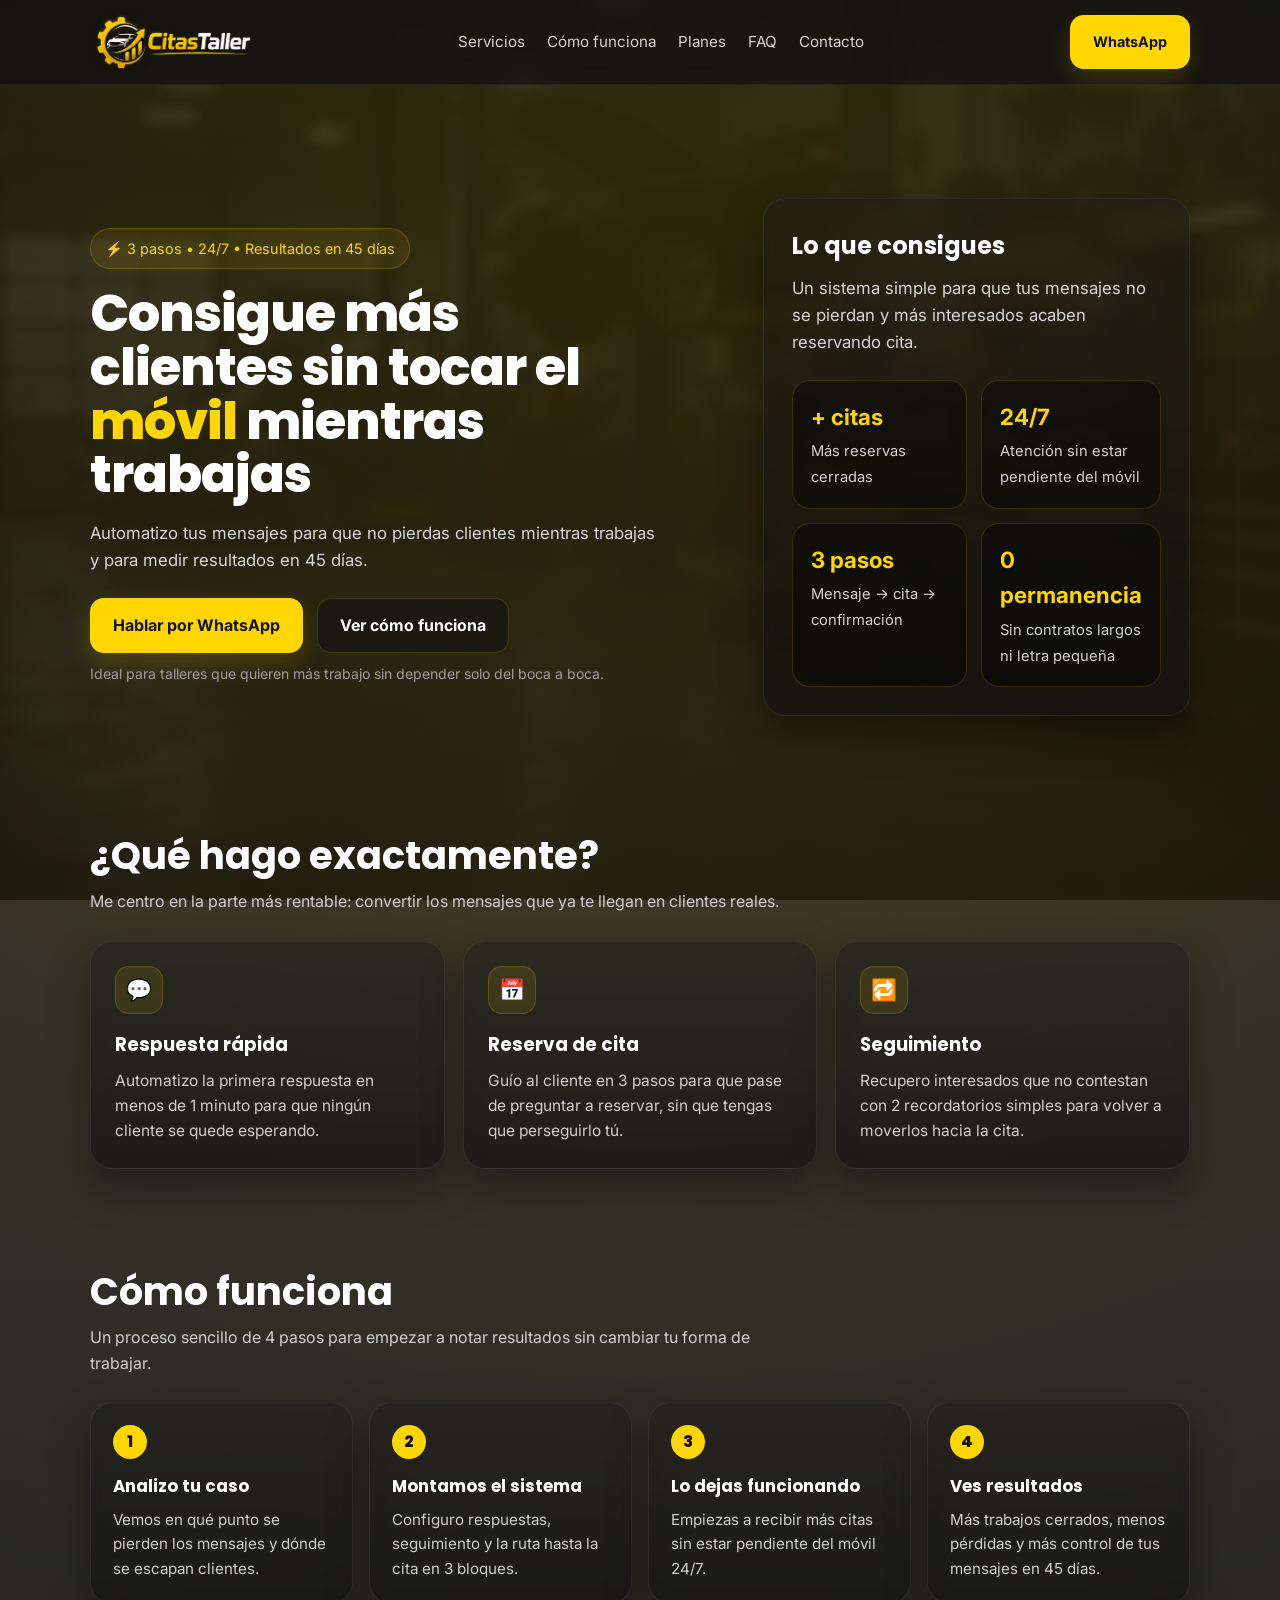
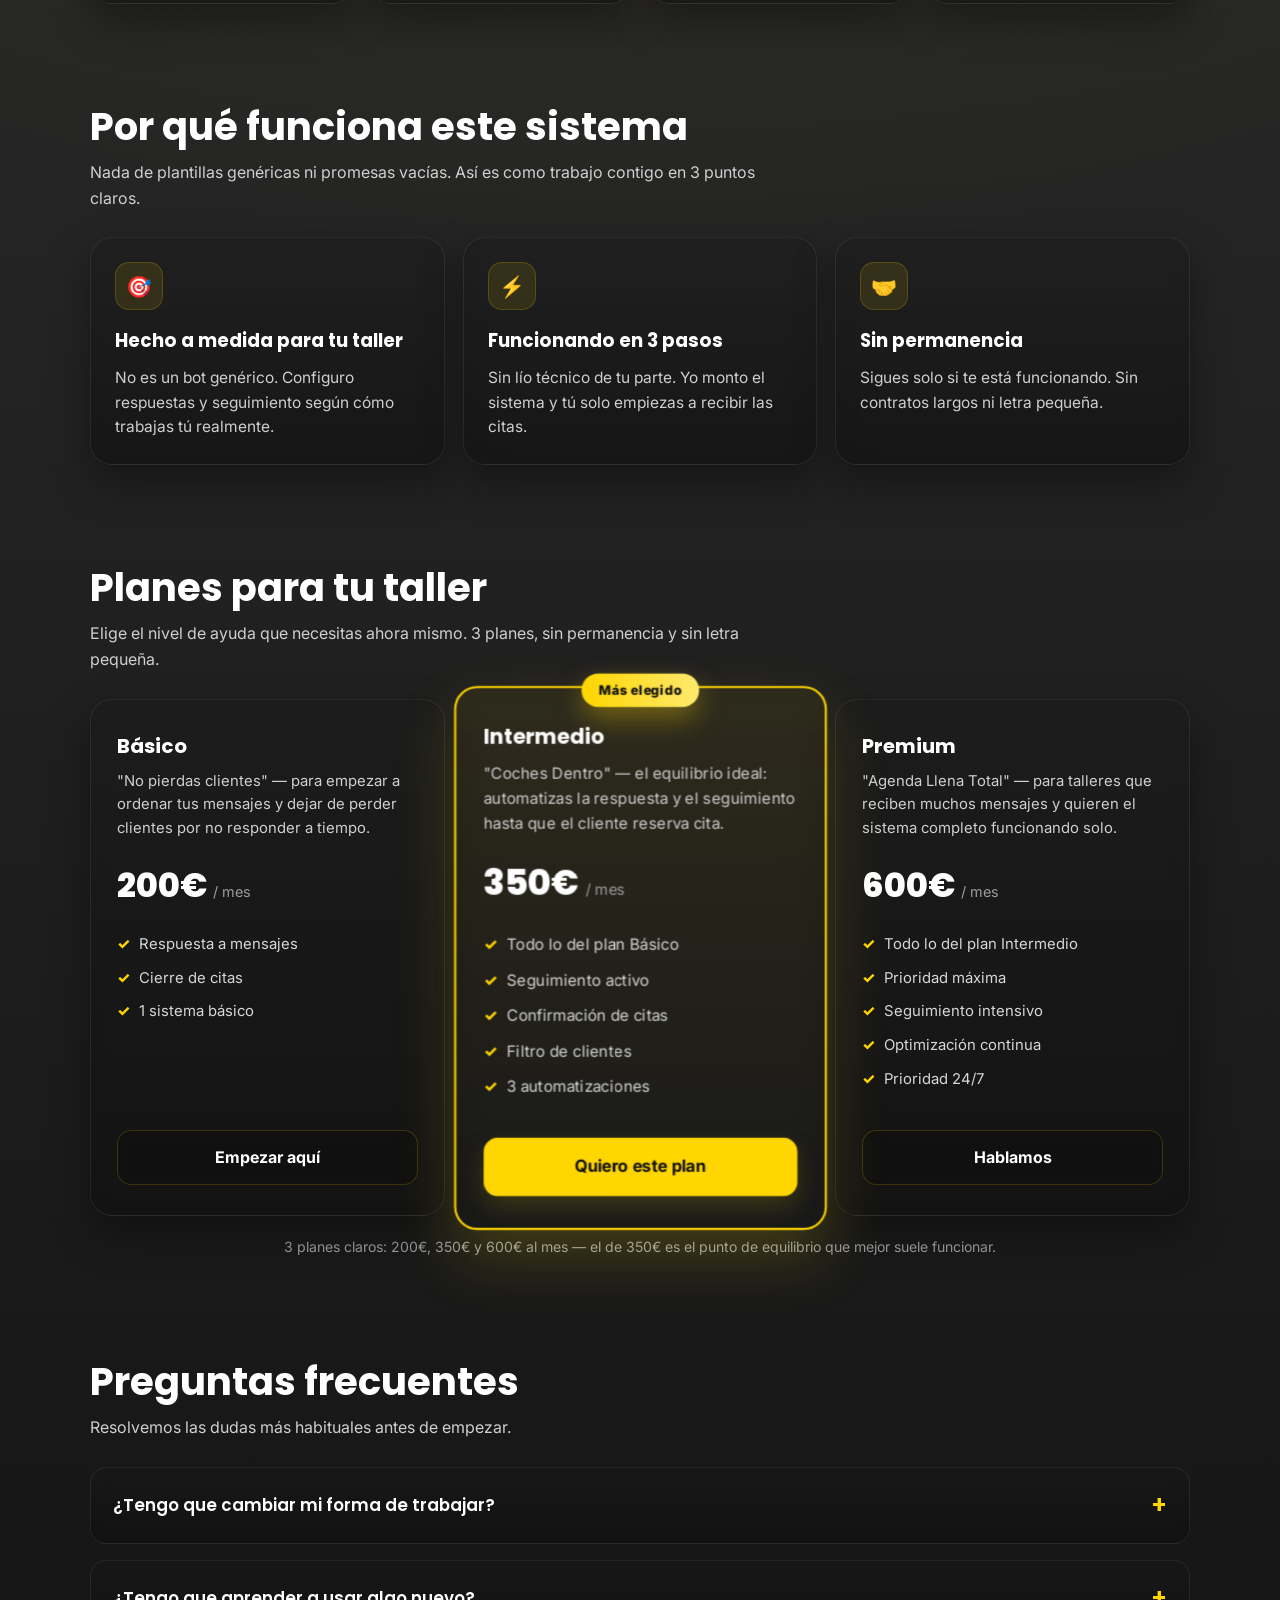
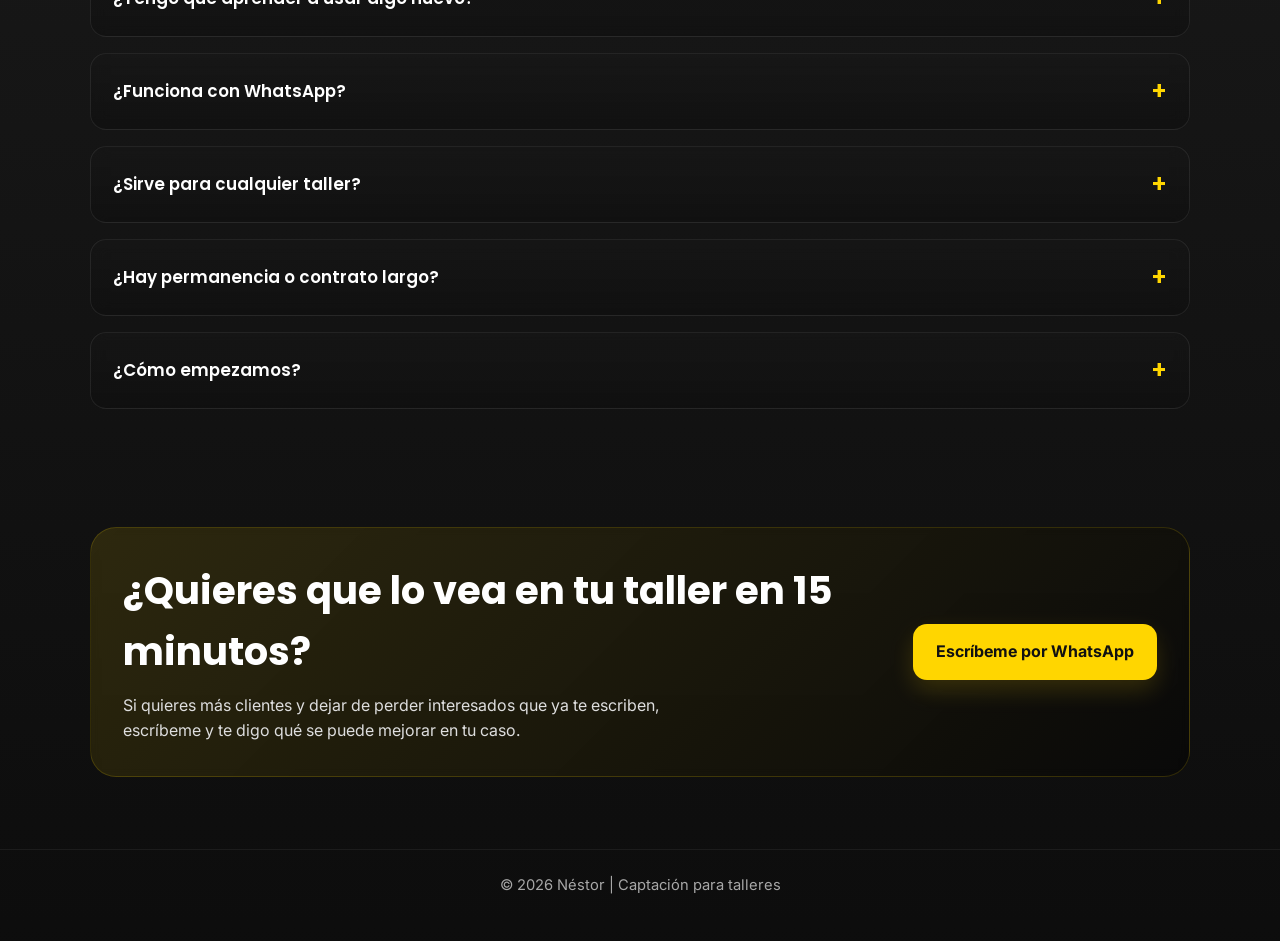
<file: index.html>
<!DOCTYPE html>
<html lang="es">
<head>
  <meta charset="UTF-8" />
  <meta name="viewport" content="width=device-width, initial-scale=1.0" />
  <title>Néstor | Más clientes para talleres</title>
  <link rel="preconnect" href="https://fonts.googleapis.com">
  <link rel="preconnect" href="https://fonts.gstatic.com" crossorigin>
  <link href="https://fonts.googleapis.com/css2?family=Inter:wght@400;500;600;700&family=Poppins:wght@600;700;800;900&display=swap" rel="stylesheet">
  <link rel="stylesheet" href="styles.css"/>
  <!-- Principio del widget de globo de Calendly -->
  <link href="https://assets.calendly.com/assets/external/widget.css" rel="stylesheet">
  <!-- Final del widget de globo de Calendly -->

</head>
<body>
  
  <header>
    <div class="container nav">
      <div class="brand">
        <div class="logo">
          <img src="IMG/citastaller-logo.png" alt="CitasTaller - Logo">
        </div>
      </div>
      <nav class="nav-links">
        <a href="#servicios">Servicios</a>
        <a href="#como-funciona">Cómo funciona</a>
        <a href="#planes">Planes</a>
        <a href="#faq">FAQ</a>
        <a href="#contacto">Contacto</a>
      </nav>
      <a class="btn btn-primary nav-whatsapp whatsapp-link" target="_blank" rel="noopener">
        WhatsApp
      </a>
    </div>
  </header>

  <main>
    <section class="hero">
      <div class="container hero-grid">
        <div>
          <div class="eyebrow">⚡ 3 pasos • 24/7 • Resultados en 45 días</div>
          <h1> Consigue más clientes sin tocar el <span class="highlight">móvil</span> mientras trabajas </h1>
          <p> Automatizo tus mensajes para que no pierdas clientes mientras trabajas y para medir resultados en 45 días. </p>
          <div class="hero-actions">
            <a class="btn btn-primary" href="#contacto">Hablar por WhatsApp</a>
            <a class="btn btn-secondary" href="#servicios">Ver cómo funciona</a>
          </div>
          <div class="small-note">Ideal para talleres que quieren más trabajo sin depender solo del boca a boca.</div>
        </div>

        <div class="card hero-card">
          <h2 style="margin-bottom:10px;">Lo que consigues</h2>
          <p style="color:#d6d6d6;">Un sistema simple para que tus mensajes no se pierdan y más interesados acaben reservando cita.</p>

          <div class="stat">
            <div class="stat-box">
              <strong>+ citas</strong>
              <span>Más reservas cerradas</span>
            </div>
            <div class="stat-box">
              <strong>24/7</strong>
              <span>Atención sin estar pendiente del móvil</span>
            </div>
            <div class="stat-box">
              <strong>3 pasos</strong>
              <span>Mensaje → cita → confirmación</span>
            </div>
            <div class="stat-box">
              <strong>0 permanencia</strong>
              <span>Sin contratos largos ni letra pequeña</span>
            </div>
          </div>
        </div>
      </div>
    </section>

    <section id="servicios">
      <div class="container">
        <h2 class="section-title">¿Qué hago exactamente?</h2>
        <p class="section-subtitle">
          Me centro en la parte más rentable: convertir los mensajes que ya te llegan en clientes reales.
        </p>

        <div class="grid-3">
          <article class="card feature">
            <div class="icon">💬</div>
            <h3>Respuesta rápida</h3>
            <p>Automatizo la primera respuesta en menos de 1 minuto para que ningún cliente se quede esperando.</p>
          </article>

          <article class="card feature">
            <div class="icon">📅</div>
            <h3>Reserva de cita</h3>
            <p>Guío al cliente en 3 pasos para que pase de preguntar a reservar, sin que tengas que perseguirlo tú.</p>
          </article>

          <article class="card feature">
            <div class="icon">🔁</div>
            <h3>Seguimiento</h3>
            <p>Recupero interesados que no contestan con 2 recordatorios simples para volver a moverlos hacia la cita.</p>
          </article>
        </div>
      </div>
    </section>

    <section id="como-funciona">
      <div class="container">
        <h2 class="section-title">Cómo funciona</h2>
        <p class="section-subtitle">Un proceso sencillo de 4 pasos para empezar a notar resultados sin cambiar tu forma de trabajar.</p>

        <div class="process">
          <article class="card step">
            <div class="step-number">1</div>
            <h3>Analizo tu caso</h3>
            <p>Vemos en qué punto se pierden los mensajes y dónde se escapan clientes.</p>
          </article>
          <article class="card step">
            <div class="step-number">2</div>
            <h3>Montamos el sistema</h3>
            <p>Configuro respuestas, seguimiento y la ruta hasta la cita en 3 bloques.</p>
          </article>
          <article class="card step">
            <div class="step-number">3</div>
            <h3>Lo dejas funcionando</h3>
            <p>Empiezas a recibir más citas sin estar pendiente del móvil 24/7.</p>
          </article>
          <article class="card step">
            <div class="step-number">4</div>
            <h3>Ves resultados</h3>
            <p>Más trabajos cerrados, menos pérdidas y más control de tus mensajes en 45 días.</p>
          </article>
        </div>
      </div>
    </section>

    <section id="confianza">
      <div class="container">
        <h2 class="section-title">Por qué funciona este sistema</h2>
        <p class="section-subtitle">Nada de plantillas genéricas ni promesas vacías. Así es como trabajo contigo en 3 puntos claros.</p>

        <div class="grid-3">
          <article class="card feature">
            <div class="icon">🎯</div>
            <h3>Hecho a medida para tu taller</h3>
            <p>No es un bot genérico. Configuro respuestas y seguimiento según cómo trabajas tú realmente.</p>
          </article>

          <article class="card feature">
            <div class="icon">⚡</div>
            <h3>Funcionando en 3 pasos</h3>
            <p>Sin lío técnico de tu parte. Yo monto el sistema y tú solo empiezas a recibir las citas.</p>
          </article>

          <article class="card feature">
            <div class="icon">🤝</div>
            <h3>Sin permanencia</h3>
            <p>Sigues solo si te está funcionando. Sin contratos largos ni letra pequeña.</p>
          </article>
        </div>
      </div>
    </section>

    <section id="planes">
      <div class="container">
        <h2 class="section-title">Planes para tu taller</h2>
        <p class="section-subtitle">Elige el nivel de ayuda que necesitas ahora mismo. 3 planes, sin permanencia y sin letra pequeña.</p>
 
        <div class="grid-3 plans">
          <article class="card plan">
            <h3>Básico</h3>
            <p class="plan-desc">"No pierdas clientes" — para empezar a ordenar tus mensajes y dejar de perder clientes por no responder a tiempo.</p>
            <div class="plan-price"><span class="amount">200€</span><span class="period">/ mes</span></div>
            <ul class="plan-features">
              <li>Respuesta a mensajes</li>
              <li>Cierre de citas</li>
              <li>1 sistema básico</li>
            </ul>
            <a class="btn btn-secondary plan-cta" href="#contacto">Empezar aquí</a>
          </article>
 
          <article class="card plan plan-popular">
            <div class="plan-badge">Más elegido</div>
            <h3>Intermedio</h3>
            <p class="plan-desc">"Coches Dentro" — el equilibrio ideal: automatizas la respuesta y el seguimiento hasta que el cliente reserva cita.</p>
            <div class="plan-price"><span class="amount">350€</span><span class="period">/ mes</span></div>
            <ul class="plan-features">
              <li>Todo lo del plan Básico</li>
              <li>Seguimiento activo</li>
              <li>Confirmación de citas</li>
              <li>Filtro de clientes</li>
              <li>3 automatizaciones</li>
            </ul>
            <a class="btn btn-primary plan-cta" href="#contacto">Quiero este plan</a>
          </article>
 
          <article class="card plan">
            <h3>Premium</h3>
            <p class="plan-desc">"Agenda Llena Total" — para talleres que reciben muchos mensajes y quieren el sistema completo funcionando solo.</p>
            <div class="plan-price"><span class="amount">600€</span><span class="period">/ mes</span></div>
            <ul class="plan-features">
              <li>Todo lo del plan Intermedio</li>
              <li>Prioridad máxima</li>
              <li>Seguimiento intensivo</li>
              <li>Optimización continua</li>
              <li>Prioridad 24/7</li>
            </ul>
            <a class="btn btn-secondary plan-cta" href="#contacto">Hablamos</a>
          </article>
        </div>
 
        <p class="small-note" style="text-align:center; margin-top:20px;">3 planes claros: 200€, 350€ y 600€ al mes — el de 350€ es el punto de equilibrio que mejor suele funcionar.</p>
      </div>
    </section>
 
    <section class="faq" id="faq">
      <div class="container">
        <h2 class="section-title">Preguntas frecuentes</h2>
        <p class="section-subtitle">Resolvemos las dudas más habituales antes de empezar.</p>

        <div class="faq-item">
          <button class="faq-question">
            ¿Tengo que cambiar mi forma de trabajar?
            <span>+</span>
          </button>
          <div class="faq-answer">
            <p>No. Me adapto a cómo funciona ya tu taller. El objetivo es que no pierdas clientes ni tiempo respondiendo mensajes, no cambiar tu día a día.</p>
          </div>
        </div>

        <div class="faq-item">
          <button class="faq-question">
            ¿Tengo que aprender a usar algo nuevo?
            <span>+</span>
          </button>
          <div class="faq-answer">
            <p>No. Yo dejo todo configurado y funcionando. Solo te enseño lo mínimo para que puedas ver las citas que van entrando.</p>
          </div>
        </div>

        <div class="faq-item">
          <button class="faq-question">
            ¿Funciona con WhatsApp?
            <span>+</span>
          </button>
          <div class="faq-answer">
            <p>Sí, está pensado justo para eso: responder rápido y organizar las conversaciones de WhatsApp que ya te llegan al taller.</p>
          </div>
        </div>

        <div class="faq-item">
          <button class="faq-question">
            ¿Sirve para cualquier taller?
            <span>+</span>
          </button>
          <div class="faq-answer">
            <p>Sí. Tanto si eres tú solo como si tienes varios mecánicos, el plan se ajusta al volumen de mensajes que manejas.</p>
          </div>
        </div>

        <div class="faq-item">
          <button class="faq-question">
            ¿Hay permanencia o contrato largo?
            <span>+</span>
          </button>
          <div class="faq-answer">
            <p>No. Sin permanencia ni letra pequeña. Sigues solo si te está funcionando.</p>
          </div>
        </div>

        <div class="faq-item">
          <button class="faq-question">
            ¿Cómo empezamos?
            <span>+</span>
          </button>
          <div class="faq-answer">
            <p>Con una llamada gratuita de unos 15-20 minutos para ver cómo trabajas ahora y qué plan encaja mejor con tu taller.</p>
          </div>
        </div>
      </div>
    </section>

    <section id="contacto" class="cta">
      <div class="container">
        <div class="cta-wrap">
          <div>
            <h2>¿Quieres que lo vea en tu taller en 15 minutos?</h2>
            <p>
              Si quieres más clientes y dejar de perder interesados que ya te escriben,
              escríbeme y te digo qué se puede mejorar en tu caso.
            </p>
          </div>
          <div>
            <a id="whatsappBtn" class="btn btn-primary whatsapp-link" href="https://wa.me/34684313412" target="_blank" rel="noopener">
              Escríbeme por WhatsApp
            </a>
          </div>
        </div>
      </div>
    </section>
  </main>

  <footer>
    © 2026 Néstor | Captación para talleres
  </footer>

  <script>
    // Cambia tu número aquí, sin espacios ni símbolos.
    const phoneNumber = "34684313412"; // ejemplo: "34612345678"
    const message = "Hola, quiero más clientes para mi taller. ¿Me explicas cómo funciona?";

    const whatsappLinks = document.querySelectorAll('.whatsapp-link');
    whatsappLinks.forEach(function (link) {
      link.href = `https://wa.me/${phoneNumber}?text=${encodeURIComponent(message)}`;
    });

    // Suave efecto en el botón de CTA principal
    document.querySelectorAll('a[href^="#"]').forEach(anchor => {
      anchor.addEventListener("click", function (e) {
        const targetId = this.getAttribute("href");
        if (targetId.length > 1) {
          e.preventDefault();
          document.querySelector(targetId).scrollIntoView({
            behavior: "smooth",
            block: "start"
          });
        }
      });
    });
  </script>

  <script>
    // Acordeón de preguntas frecuentes
    const preguntasFaq = document.querySelectorAll(".faq-question");
    preguntasFaq.forEach(function (pregunta) {
      pregunta.addEventListener("click", function () {
        const item = pregunta.parentElement;
        const yaActivo = item.classList.contains("active");

        // Cierra las demás para que solo una esté abierta a la vez
        document.querySelectorAll(".faq-item.active").forEach(function (otro) {
          otro.classList.remove("active");
        });

        if (!yaActivo) {
          item.classList.add("active");
        }
      });
    });
  </script>

  <!-- Principio del widget de globo de Calendly -->
  <script src="https://assets.calendly.com/assets/external/widget.js" type="text/javascript" async></script>
  <script type="text/javascript">
    window.addEventListener('load', function () {
      // PON ESTO EN SU LUGAR:
      Calendly.initBadgeWidget({
      url: 'https://calendly.com/contacto-citastaller/15min',
      text: '¿Prefieres hablar por llamada?',
      color: '#ffd600',
      textColor: '#1a1a1a',
      branding: false // <-- Cambiado a false
    });
    });
  </script>
  <!-- Final del widget de globo de Calendly -->
</body>
</html>
</file>
<file: styles.css>
:root{
  --black:#111111;
  --black-2:#1a1a1a;
  --yellow:#FFD600;
  --yellow-2:#ffea70;
  --white:#ffffff;
  --gray:#bdbdbd;
  --border: rgba(255, 214, 0, .18);
  --shadow: 0 18px 40px rgba(0,0,0,.35);
}

*{ box-sizing:border-box; margin:0; padding:0; }
html{ scroll-behavior:smooth; }

body{
  font-family: 'Inter', Arial, Helvetica, sans-serif;
  /* Integración de la imagen de fondo con capa oscura para contraste */
  background:
    radial-gradient(circle at top, rgba(255,214,0,.15), transparent 45%),
    linear-gradient(180deg, rgba(11, 11, 11, 0.85) 0%, rgba(17, 17, 17, 0.92) 45%, rgba(8, 8, 8, 0.98) 100%),
    url("IMG/Imagen_de__fondo.png") no-repeat center center fixed;
  background-size: cover;
  color:var(--white);
  line-height:1.6;
}

a{ color:inherit; text-decoration:none; }

h1, h2, h3,
.brand, .plan-price .amount, .step-number{
  font-family: 'Poppins', Arial, Helvetica, sans-serif;
}

.container{
  width:min(1100px, 92%);
  margin:0 auto;
}

/* HEADER */

header{
  position:sticky;
  top:0;
  z-index:20;
  backdrop-filter: blur(12px);
  background: rgba(17,17,17,.75);
  border-bottom:1px solid rgba(255,255,255,.06);
}

.nav{
  display:grid;
  grid-template-columns: auto 1fr auto;
  align-items:center;
  padding:10px 0;
  gap:16px;
}

.brand{
  font-weight:800;
  letter-spacing:.5px;
  color:var(--yellow);
  font-size:1.05rem;
  display:flex;
  align-items:center;
  gap:12px;
}

.logo{
  display:flex;
  align-items:center;
}

.logo img{
  height:64px;
  width:auto;
  display:block;
}

@media (max-width:480px){
  .logo img{ height:52px; }
}

.nav-links{
  display:flex;
  gap:22px;
  align-items:center;
  justify-content:center;
  flex-wrap:wrap;
}

.nav-links a{
  color:#e7e7e7;
  font-size:.95rem;
  opacity:.9;
}

.nav-links a:hover{ color:var(--yellow); }

.nav-whatsapp{
  white-space:nowrap;
  padding:10px 20px;
  font-size:.9rem;
}

@media (max-width:900px){
  .nav-whatsapp{ align-self:flex-start; }
}

/* BOTONES */

.btn{
  display:inline-flex;
  align-items:center;
  justify-content:center;
  gap:10px;
  padding:14px 22px;
  border-radius:14px;
  font-weight:700;
  border:1px solid transparent;
  transition:.25s ease;
  cursor:pointer;
  user-select:none;
}

.btn-primary{
  background: var(--yellow);
  color: var(--black);
  box-shadow: 0 10px 24px rgba(255,214,0,.16);
}

.btn-primary:hover{
  transform: translateY(-2px);
  background: var(--yellow-2);
}

.btn-secondary{
  background: rgba(17, 17, 17, 0.6);
  backdrop-filter: blur(5px);
  color: var(--white);
  border-color: var(--border);
}

.btn-secondary:hover{
  border-color: var(--yellow);
  color: var(--yellow);
}

/* HERO */

.hero{
  padding:64px 0 40px;
  min-height:80vh;
  display:flex;
  align-items:center;
}

.hero-grid{
  display:grid;
  grid-template-columns: 1.2fr .8fr;
  gap:32px;
  align-items:center;
}

.eyebrow{
  display:inline-flex;
  align-items:center;
  gap:10px;
  background: rgba(255,214,0,.08);
  border:1px solid rgba(255,214,0,.2);
  color: var(--yellow);
  padding:8px 14px;
  border-radius:999px;
  font-size:.9rem;
  margin-bottom:18px;
}

h1{
  font-size: clamp(2.2rem, 4vw, 3.6rem);
  font-weight:800;
  line-height:1.05;
  letter-spacing:-1px;
  margin-bottom:18px;
  max-width:17ch;
}

.highlight{ color: var(--yellow); }

.hero p{
  color:#d7d7d7;
  font-size:1.05rem;
  max-width:52ch;
  margin-bottom:24px;
}

.hero-actions{
  display:flex;
  gap:14px;
  flex-wrap:wrap;
}

/* CARDS */

.card{
  background: linear-gradient(180deg, rgba(25,25,25,.4), rgba(15,15,15,.6));
  backdrop-filter: blur(8px);
  border:1px solid rgba(255,255,255,.08);
  box-shadow: var(--shadow);
  border-radius: 22px;
}

.hero-card{
  padding:28px;
  position:relative;
  overflow:hidden;
}

/* STATS */

.stat{
  display:grid;
  grid-template-columns: repeat(2, 1fr);
  gap:14px;
  margin-top:18px;
}

.stat-box{
  background: rgba(0,0,0,.4);
  border:1px solid rgba(255,214,0,.16);
  border-radius:18px;
  padding:18px;
}

.stat-box strong{
  display:block;
  font-size:1.4rem;
  color:var(--yellow);
  margin-bottom:4px;
}

.stat-box span{
  color:#d2d2d2;
  font-size:.92rem;
}

/* SECCIONES */

section{
  padding: 30px 0 72px;
}

.section-title{
  font-size: clamp(1.7rem, 3vw, 2.5rem);
  font-weight:700;
  margin-bottom:12px;
  line-height:1.1;
}

.section-subtitle{
  color:#cfcfcf;
  max-width: 70ch;
  margin-bottom: 26px;
}

.small-note{
  margin-top:10px;
  font-size:.88rem;
  color:#9d9d9d;
}

/* GRID / FEATURES */

.grid-3{
  display:grid;
  grid-template-columns: repeat(3, 1fr);
  gap:18px;
}

.feature{ padding:24px; }

.feature .icon{
  width:48px;
  height:48px;
  border-radius:14px;
  display:grid;
  place-items:center;
  background: rgba(255,214,0,.1);
  color: var(--yellow);
  font-size:1.3rem;
  margin-bottom:16px;
  border:1px solid rgba(255,214,0,.18);
}

.feature h3{
  margin-bottom:10px;
  font-size:1.15rem;
}

.feature p{
  color:#cfcfcf;
  font-size:.97rem;
}

/* PROCESO */

.process{
  display:grid;
  grid-template-columns: repeat(4, 1fr);
  gap:16px;
}

.step{ padding:22px; position:relative; }

.step-number{
  display:inline-flex;
  width:34px;
  height:34px;
  border-radius:50%;
  align-items:center;
  justify-content:center;
  background: var(--yellow);
  color: var(--black);
  font-weight:800;
  margin-bottom:14px;
}

.step h3{
  margin-bottom:8px;
  font-size:1.05rem;
}

.step p{
  color:#cfcfcf;
  font-size:.95rem;
}

/* PLANES */

.plans{
  align-items:stretch;
}

.plan{
  display:flex;
  flex-direction:column;
  padding:30px 26px;
  position:relative;
  transition: transform .25s ease, border-color .25s ease, box-shadow .25s ease;
}

.plan:hover{
  transform: translateY(-6px);
  border-color: rgba(255,214,0,.35);
  box-shadow: 0 22px 48px rgba(0,0,0,.45);
}

.plan h3{
  font-size:1.25rem;
  margin-bottom:8px;
}

.plan-desc{
  color:#cfcfcf;
  font-size:.93rem;
  min-height:64px;
}

.plan-price{
  margin:18px 0 20px;
  display:flex;
  align-items:baseline;
  gap:6px;
}

.plan-price .amount{
  font-size:2.1rem;
  font-weight:800;
  color:var(--white);
}

.plan-price .period{
  color:#9d9d9d;
  font-size:.9rem;
}

.plan-features{
  list-style:none;
  margin-bottom:26px;
  flex-grow:1;
}

.plan-features li{
  color:#d7d7d7;
  font-size:.93rem;
  padding-left:22px;
  position:relative;
  margin-bottom:10px;
}

.plan-features li::before{
  content:"✓";
  position:absolute;
  left:0;
  color:var(--yellow);
  font-weight:800;
}

.plan-cta{
  width:100%;
}

/* PLAN DESTACADO */
.plan-popular{
  border:2px solid var(--yellow);
  background: linear-gradient(180deg, rgba(255,214,0,.07), rgba(25,25,25,.5));
  transform: scale(1.05);
  box-shadow: 0 25px 60px rgba(255,214,0,.18);
  z-index:2;
}

.plan-popular:hover{
  transform: scale(1.05) translateY(-6px);
}

.plan-badge{
  position:absolute;
  top:-14px;
  left:50%;
  transform:translateX(-50%);
  background: linear-gradient(90deg, #FFD600, #ffea70);
  color:#111;
  font-size:.78rem;
  font-weight:800;
  letter-spacing:.4px;
  padding:6px 16px;
  border-radius:999px;
  box-shadow: 0 10px 25px rgba(255,214,0,.35);
}

@media (max-width:900px){
  .plan-popular{ transform:none; }
  .plan-popular:hover{ transform: translateY(-6px); }
}

/* CTA */

.cta-wrap{
  padding:32px;
  display:grid;
  grid-template-columns: 1fr auto;
  gap:20px;
  align-items:center;
  background:
    linear-gradient(135deg, rgba(255,214,0,.12), rgba(0,0,0,.4));
  backdrop-filter: blur(5px);
  border:1px solid rgba(255,214,0,.16);
  border-radius:26px;
}

.cta-wrap h2{
  font-size: clamp(1.7rem, 3vw, 2.4rem);
  margin-bottom:10px;
}

.cta-wrap p{
  color:#dedede;
  max-width: 60ch;
}

/* FOOTER */

footer{
  padding: 24px 0 44px;
  color:#a7a7a7;
  font-size:.92rem;
  text-align:center;
  border-top:1px solid rgba(255,255,255,.06);
}

/* FAQ */

.faq-item{
  background: linear-gradient(180deg, rgba(25,25,25,.4), rgba(15,15,15,.6));
  backdrop-filter: blur(8px);
  border:1px solid rgba(255,255,255,.08);
  border-radius:16px;
  margin-bottom:16px;
  overflow:hidden;
  transition: border-color .25s ease;
}

.faq-item:hover{
  border-color: rgba(255,214,0,.3);
}

.faq-question{
  width:100%;
  background:none;
  border:none;
  color:var(--white);
  font-family:'Poppins', Arial, Helvetica, sans-serif;
  font-size:1.05rem;
  font-weight:600;
  text-align:left;
  padding:20px 22px;
  cursor:pointer;
  display:flex;
  justify-content:space-between;
  align-items:center;
  gap:16px;
}

.faq-question span{
  color:var(--yellow);
  font-size:1.5rem;
  flex-shrink:0;
  transition: transform .25s ease;
}

.faq-item.active .faq-question span{
  transform: rotate(45deg);
}

.faq-answer{
  max-height:0;
  overflow:hidden;
  transition: max-height .35s ease;
}

.faq-answer p{
  color:#cfcfcf;
  font-size:.95rem;
  padding:0 22px 20px;
  line-height:1.7;
}

.faq-item.active .faq-answer{
  max-height:300px;
}

@media (max-width:560px){
  .faq-question{
    padding:16px 18px;
    font-size:1rem;
  }
  .faq-answer p{
    padding:0 18px 18px;
  }
}

/* RESPONSIVE */

@media (max-width:900px){
  .hero-grid,
  .grid-3,
  .process,
  .cta-wrap{
    grid-template-columns: 1fr;
  }

  h1{ max-width:none; }

  .nav{
    display:flex;
    flex-direction:column;
    align-items:flex-start;
  }

  .nav-whatsapp{
    align-self:stretch;
    text-align:center;
  }
}

@media (max-width:560px){
  .hero{ padding-top:56px; }

  .hero-card,
  .feature,
  .step,
  .cta-wrap{
    padding:20px;
  }

  .hero-actions .btn{
    width:100%;
  }
}
</file>
